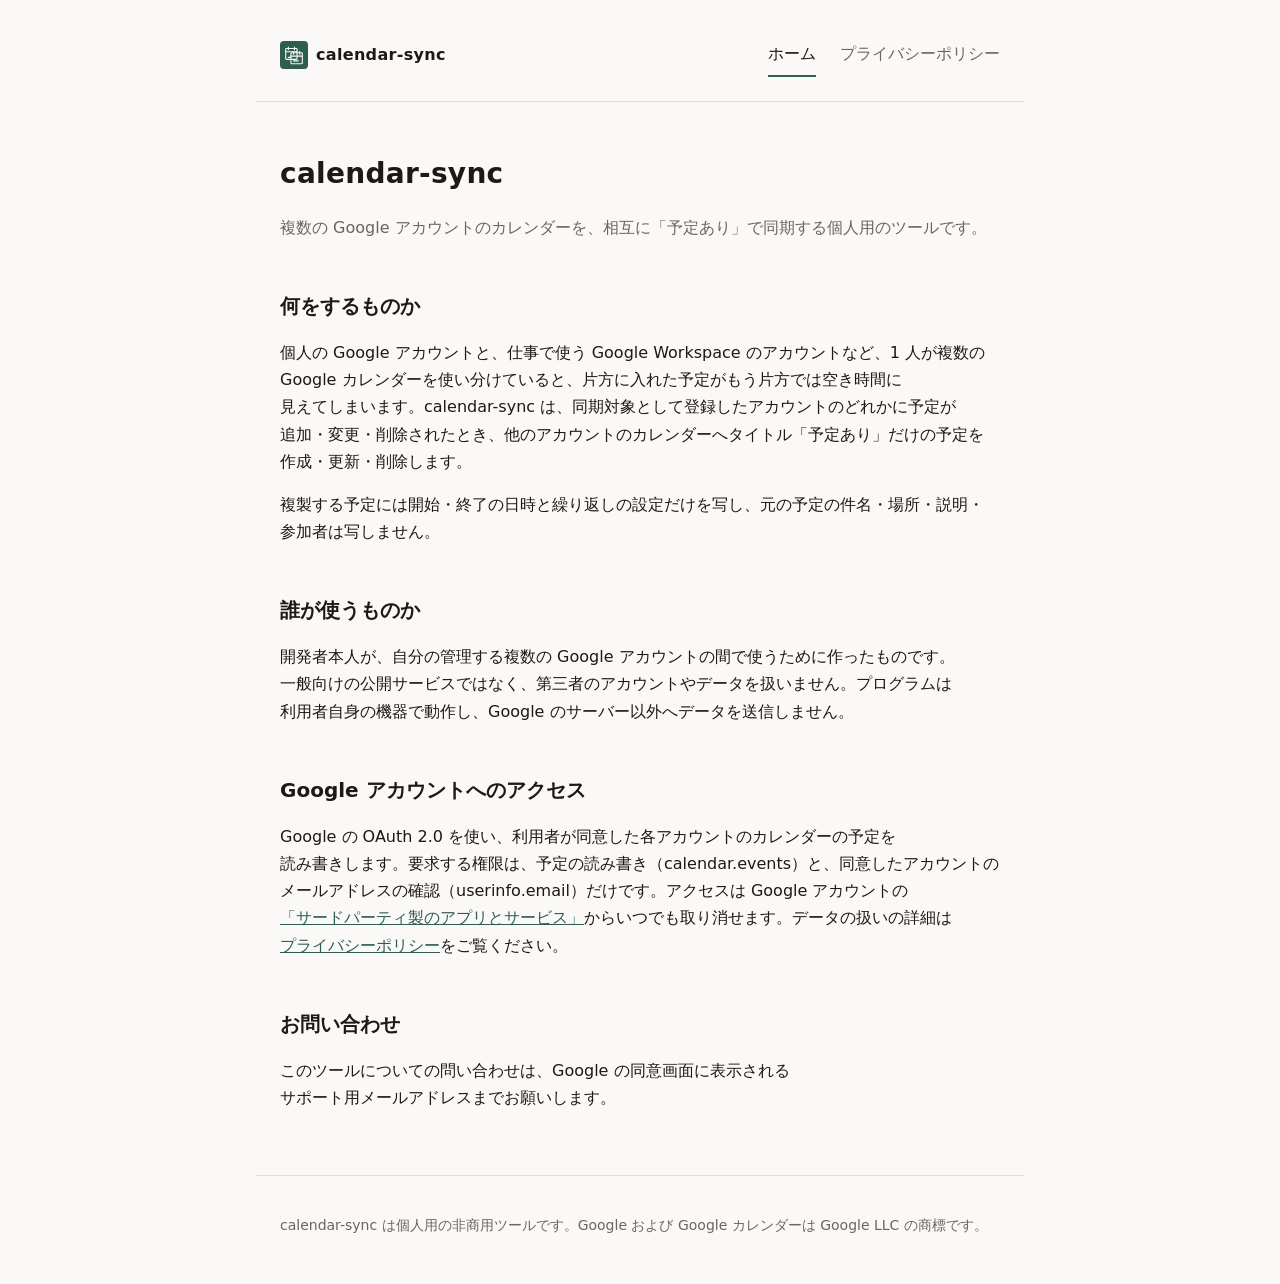
<file: index.html>
<!DOCTYPE html>
<html lang="ja">
<head>
  <meta charset="utf-8">
  <meta name="viewport" content="width=device-width, initial-scale=1">
  <title>calendar-sync</title>
  <meta name="description" content="複数の Google アカウントのカレンダーを相互に「予定あり」で同期する個人用ツール calendar-sync の案内ページ">
  <!-- GitHub Pages のユーザーサイト直下でもプロジェクトサイト配下でも動くよう、パスは相対で書く -->
  <link rel="stylesheet" href="styles/main.css">
  <link rel="icon" href="icon.svg" type="image/svg+xml">
  <link rel="apple-touch-icon" href="icon.svg">
</head>
<body>
  <header class="site-header">
    <a class="site-title" href="./"><img src="icon.svg" alt="">calendar-sync</a>
    <nav class="site-nav" aria-label="ページ">
      <a href="./" aria-current="page">ホーム</a>
      <a href="privacy.html">プライバシーポリシー</a>
    </nav>
  </header>

  <main class="site-main">
    <h1>calendar-sync</h1>
    <p class="lead">複数の Google アカウントのカレンダーを、相互に「予定あり」で同期する個人用のツールです。</p>

    <section>
      <h2>何をするものか</h2>
      <p>個人の Google アカウントと、仕事で使う Google Workspace のアカウントなど、1 人が複数の Google カレンダーを使い分けていると、片方に入れた予定がもう片方では空き時間に見えてしまいます。calendar-sync は、同期対象として登録したアカウントのどれかに予定が追加・変更・削除されたとき、他のアカウントのカレンダーへタイトル「予定あり」だけの予定を作成・更新・削除します。</p>
      <p>複製する予定には開始・終了の日時と繰り返しの設定だけを写し、元の予定の件名・場所・説明・参加者は写しません。</p>
    </section>

    <section>
      <h2>誰が使うものか</h2>
      <p>開発者本人が、自分の管理する複数の Google アカウントの間で使うために作ったものです。一般向けの公開サービスではなく、第三者のアカウントやデータを扱いません。プログラムは利用者自身の機器で動作し、Google のサーバー以外へデータを送信しません。</p>
    </section>

    <section>
      <h2>Google アカウントへのアクセス</h2>
      <p>Google の OAuth 2.0 を使い、利用者が同意した各アカウントのカレンダーの予定を読み書きします。要求する権限は、予定の読み書き（calendar.events）と、同意したアカウントのメールアドレスの確認（userinfo.email）だけです。アクセスは Google アカウントの<a href="https://myaccount.google.com/permissions">「サードパーティ製のアプリとサービス」</a>からいつでも取り消せます。データの扱いの詳細は<a href="privacy.html">プライバシーポリシー</a>をご覧ください。</p>
    </section>

    <section>
      <h2>お問い合わせ</h2>
      <p>このツールについての問い合わせは、Google の同意画面に表示されるサポート用メールアドレスまでお願いします。</p>
    </section>
  </main>

  <footer class="site-footer">
    <p>calendar-sync は個人用の非商用ツールです。Google および Google カレンダーは Google LLC の商標です。</p>
  </footer>
</body>
</html>
</file>
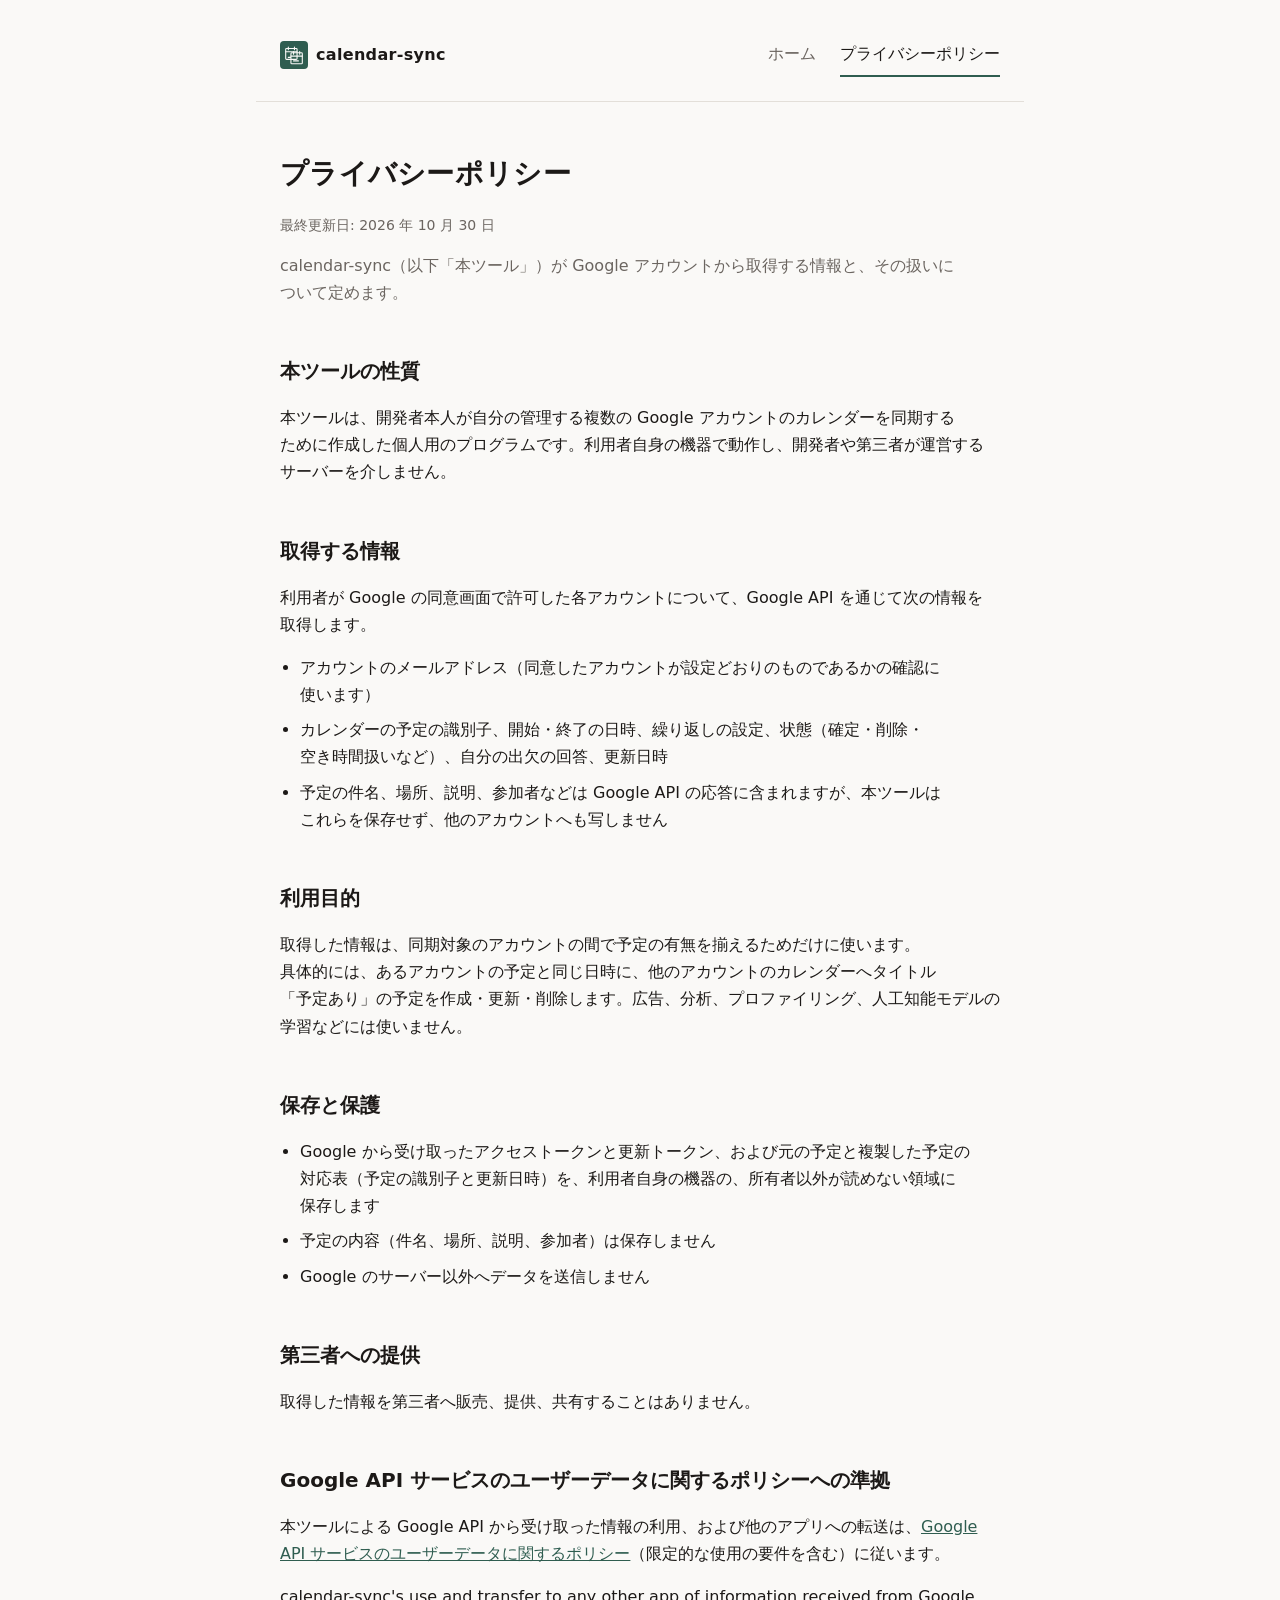
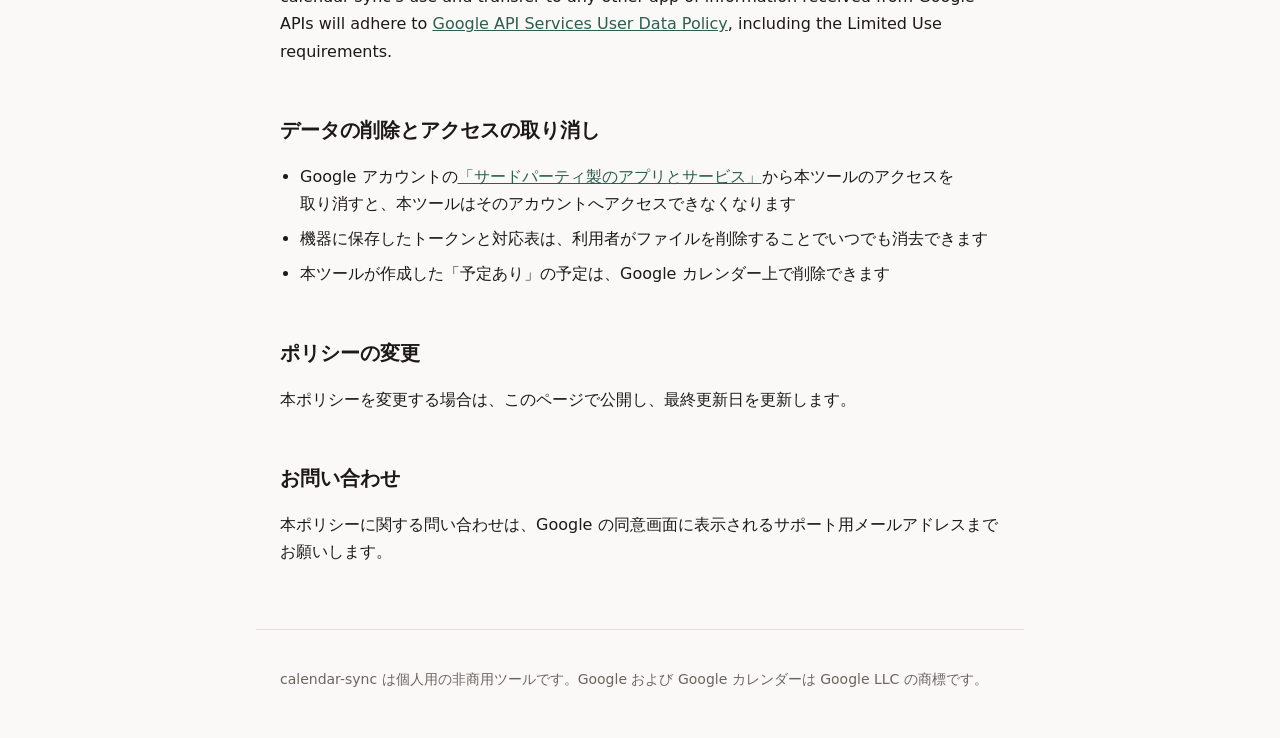
<file: privacy.html>
<!DOCTYPE html>
<html lang="ja">
<head>
  <meta charset="utf-8">
  <meta name="viewport" content="width=device-width, initial-scale=1">
  <title>プライバシーポリシー - calendar-sync</title>
  <meta name="description" content="calendar-sync が Google アカウントから取得する情報と、その利用目的・保存・削除の方法">
  <link rel="stylesheet" href="styles/main.css">
  <link rel="icon" href="icon.svg" type="image/svg+xml">
  <link rel="apple-touch-icon" href="icon.svg">
</head>
<body>
  <header class="site-header">
    <a class="site-title" href="./"><img src="icon.svg" alt="">calendar-sync</a>
    <nav class="site-nav" aria-label="ページ">
      <a href="./">ホーム</a>
      <a href="privacy.html" aria-current="page">プライバシーポリシー</a>
    </nav>
  </header>

  <main class="site-main">
    <h1>プライバシーポリシー</h1>
    <p class="updated">最終更新日: 2026 年 10 月 30 日</p>
    <p class="lead">calendar-sync（以下「本ツール」）が Google アカウントから取得する情報と、その扱いについて定めます。</p>

    <section>
      <h2>本ツールの性質</h2>
      <p>本ツールは、開発者本人が自分の管理する複数の Google アカウントのカレンダーを同期するために作成した個人用のプログラムです。利用者自身の機器で動作し、開発者や第三者が運営するサーバーを介しません。</p>
    </section>

    <section>
      <h2>取得する情報</h2>
      <p>利用者が Google の同意画面で許可した各アカウントについて、Google API を通じて次の情報を取得します。</p>
      <ul>
        <li>アカウントのメールアドレス（同意したアカウントが設定どおりのものであるかの確認に使います）</li>
        <li>カレンダーの予定の識別子、開始・終了の日時、繰り返しの設定、状態（確定・削除・空き時間扱いなど）、自分の出欠の回答、更新日時</li>
        <li>予定の件名、場所、説明、参加者などは Google API の応答に含まれますが、本ツールはこれらを保存せず、他のアカウントへも写しません</li>
      </ul>
    </section>

    <section>
      <h2>利用目的</h2>
      <p>取得した情報は、同期対象のアカウントの間で予定の有無を揃えるためだけに使います。具体的には、あるアカウントの予定と同じ日時に、他のアカウントのカレンダーへタイトル「予定あり」の予定を作成・更新・削除します。広告、分析、プロファイリング、人工知能モデルの学習などには使いません。</p>
    </section>

    <section>
      <h2>保存と保護</h2>
      <ul>
        <li>Google から受け取ったアクセストークンと更新トークン、および元の予定と複製した予定の対応表（予定の識別子と更新日時）を、利用者自身の機器の、所有者以外が読めない領域に保存します</li>
        <li>予定の内容（件名、場所、説明、参加者）は保存しません</li>
        <li>Google のサーバー以外へデータを送信しません</li>
      </ul>
    </section>

    <section>
      <h2>第三者への提供</h2>
      <p>取得した情報を第三者へ販売、提供、共有することはありません。</p>
    </section>

    <section>
      <h2>Google API サービスのユーザーデータに関するポリシーへの準拠</h2>
      <p>本ツールによる Google API から受け取った情報の利用、および他のアプリへの転送は、<a href="https://developers.google.com/terms/api-services-user-data-policy">Google API サービスのユーザーデータに関するポリシー</a>（限定的な使用の要件を含む）に従います。</p>
      <p lang="en">calendar-sync's use and transfer to any other app of information received from Google APIs will adhere to <a href="https://developers.google.com/terms/api-services-user-data-policy">Google API Services User Data Policy</a>, including the Limited Use requirements.</p>
    </section>

    <section>
      <h2>データの削除とアクセスの取り消し</h2>
      <ul>
        <li>Google アカウントの<a href="https://myaccount.google.com/permissions">「サードパーティ製のアプリとサービス」</a>から本ツールのアクセスを取り消すと、本ツールはそのアカウントへアクセスできなくなります</li>
        <li>機器に保存したトークンと対応表は、利用者がファイルを削除することでいつでも消去できます</li>
        <li>本ツールが作成した「予定あり」の予定は、Google カレンダー上で削除できます</li>
      </ul>
    </section>

    <section>
      <h2>ポリシーの変更</h2>
      <p>本ポリシーを変更する場合は、このページで公開し、最終更新日を更新します。</p>
    </section>

    <section>
      <h2>お問い合わせ</h2>
      <p>本ポリシーに関する問い合わせは、Google の同意画面に表示されるサポート用メールアドレスまでお願いします。</p>
    </section>
  </main>

  <footer class="site-footer">
    <p>calendar-sync は個人用の非商用ツールです。Google および Google カレンダーは Google LLC の商標です。</p>
  </footer>
</body>
</html>
</file>
<file: styles/main.css>
/* calendar-sync 公開ページ（OAuth 同意画面用のホームページとプライバシーポリシー） */
:root {
  color-scheme: light dark;
  --color-bg: #faf9f7;
  --color-surface: #ffffff;
  --color-ink: #1c1917;
  --color-muted: #6b6560;
  --color-line: #e3dfd9;
  --color-accent: #2f5d50;
  --space-1: 0.5rem;
  --space-2: 1rem;
  --space-3: 1.5rem;
  --space-4: 2rem;
  --space-6: 3rem;
  --font-sans: "Inter", "Noto Sans JP", system-ui, sans-serif;
}

@media (prefers-color-scheme: dark) {
  :root {
    --color-bg: #1c1a17;
    --color-surface: #26231f;
    --color-ink: #e7e3dd;
    --color-muted: #a39d95;
    --color-line: #3a3630;
    --color-accent: #5c9b88;
  }
}

*, *::before, *::after {
  box-sizing: border-box;
}

html {
  font-family: var(--font-sans);
  line-height: 1.7;
  background: var(--color-bg);
  color: var(--color-ink);
}

body {
  margin: 0;
}

a {
  color: var(--color-accent);
}

a:focus-visible,
button:focus-visible {
  outline: 2px solid var(--color-accent);
  outline-offset: 2px;
}

.site-header,
.site-main,
.site-footer {
  max-width: 48rem;
  margin: 0 auto;
  padding: 0 var(--space-3);
}

.site-header {
  display: flex;
  align-items: center;
  justify-content: space-between;
  gap: var(--space-2);
  padding-top: var(--space-4);
  padding-bottom: var(--space-3);
  border-bottom: 1px solid var(--color-line);
}

.site-title {
  display: flex;
  align-items: center;
  gap: var(--space-1);
  font-weight: 600;
  letter-spacing: 0.02em;
  text-decoration: none;
  color: var(--color-ink);
}

.site-title img {
  width: 28px;
  height: 28px;
}

.site-nav {
  display: flex;
  gap: var(--space-3);
}

.site-nav a {
  padding: var(--space-1) 0;
  color: var(--color-muted);
  text-decoration: none;
  border-bottom: 2px solid transparent;
}

.site-nav a[aria-current="page"] {
  color: var(--color-ink);
  border-bottom-color: var(--color-accent);
}

.site-main {
  padding-top: var(--space-6);
  padding-bottom: var(--space-6);
}

h1 {
  font-size: clamp(1.5rem, 1.2rem + 1.5vw, 1.75rem);
  font-weight: 600;
  letter-spacing: 0.01em;
  margin: 0 0 var(--space-2);
}

h2 {
  font-size: 1.25rem;
  font-weight: 600;
  margin: var(--space-6) 0 var(--space-2);
}

p, li {
  word-break: auto-phrase;
}

.lead {
  color: var(--color-muted);
  margin: 0 0 var(--space-4);
}

.updated {
  font-size: 0.875rem;
  color: var(--color-muted);
  font-variant-numeric: tabular-nums;
}

ul {
  padding-left: 1.25rem;
}

li + li {
  margin-top: var(--space-1);
}

.site-footer {
  padding-top: var(--space-3);
  padding-bottom: var(--space-4);
  border-top: 1px solid var(--color-line);
  font-size: 0.875rem;
  color: var(--color-muted);
}

@media (prefers-reduced-motion: reduce) {
  *, *::before, *::after {
    transition: none;
    animation: none;
  }
}
</file>
